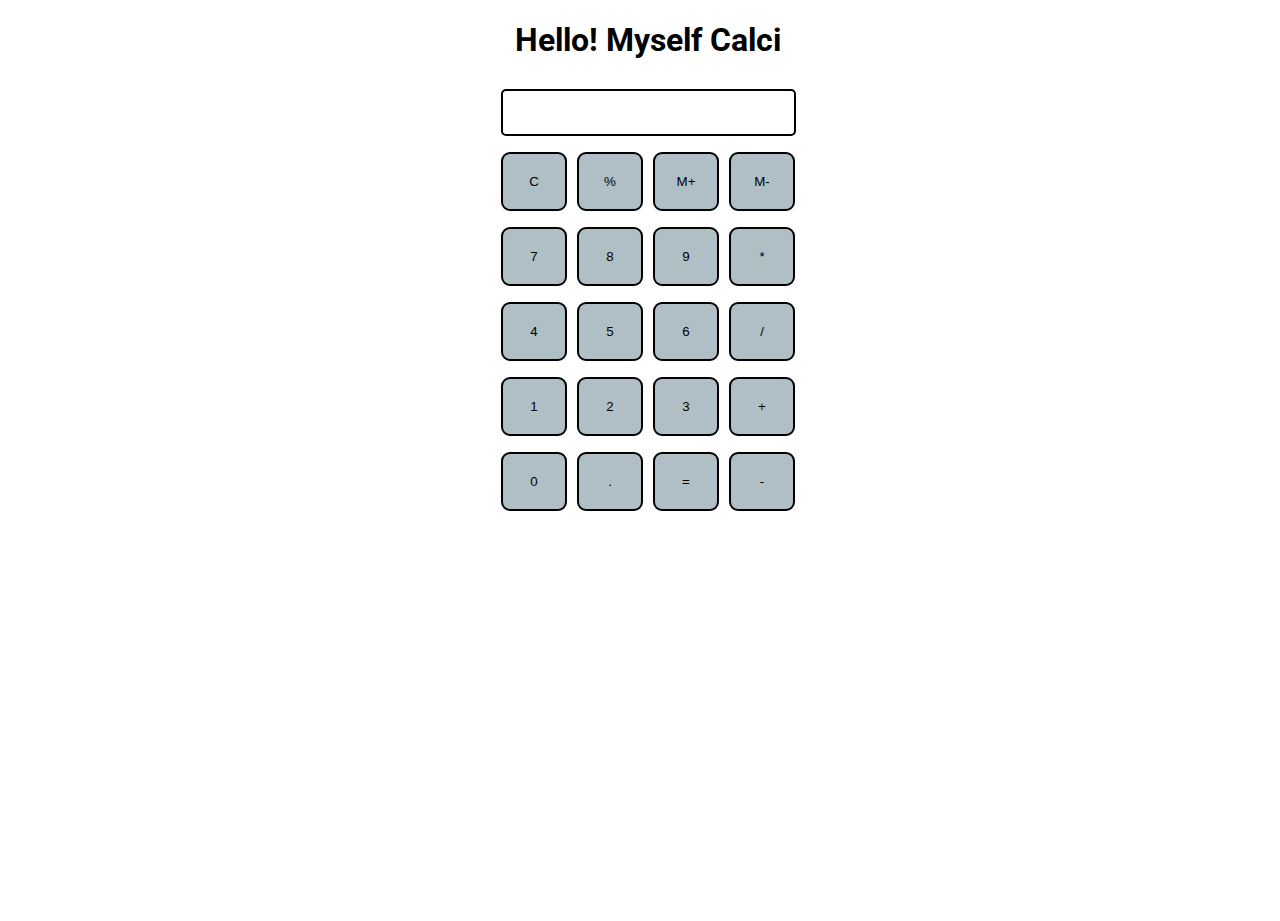
<file: TASK 1/index.html>
<!DOCTYPE html>
<html>

<head>
  <meta charset="utf-8">
  <meta name="viewport" content="width=device-width">
  <title>Calculate me! - A calculator made my me</title>
  <link href="style.css" rel="stylesheet" type="text/css" />
  <link href="newstyle.css" rel="stylesheet" type="text/css" />
  
</head>

<body>
  <div class="hero">
  
  </div>
  <h1 class="text-center">Hello! Myself Calci</h1>
  <div class="container flex flex-col items-center mx-auto m-w-20">
    <div class="row">
      <input class="input" type="text"/>
    </div>
    <div class="row" id="operators">
      <button class="button">C</button>
      <button class="button">%</button>
      <button class="button">M+</button>
      <button class="button">M-</button>
    </div>
    <div class="row" id="operators">
      <button class="button">7</button>
      <button class="button">8</button>
      <button class="button">9</button>
      <button class="button">*</button>
    </div>
    <div class="row" id="operators">
      <button class="button">4</button>
      <button class="button">5</button>
      <button class="button">6</button>
      <button class="button">/</button>
    </div>
    <div class="row" id="operators">
      <button class="button">1</button>
      <button class="button">2</button>
      <button class="button">3</button>
      <button class="button">+</button>
    </div>
    <div class="row" id="operators">
      <button class="button">0</button>
      <button class="button">.</button>
      <button class="button">=</button>
      <button class="button">-</button>
    </div>
  </div>
  <script src="app.js"></script>
</body>

</html>
</file>
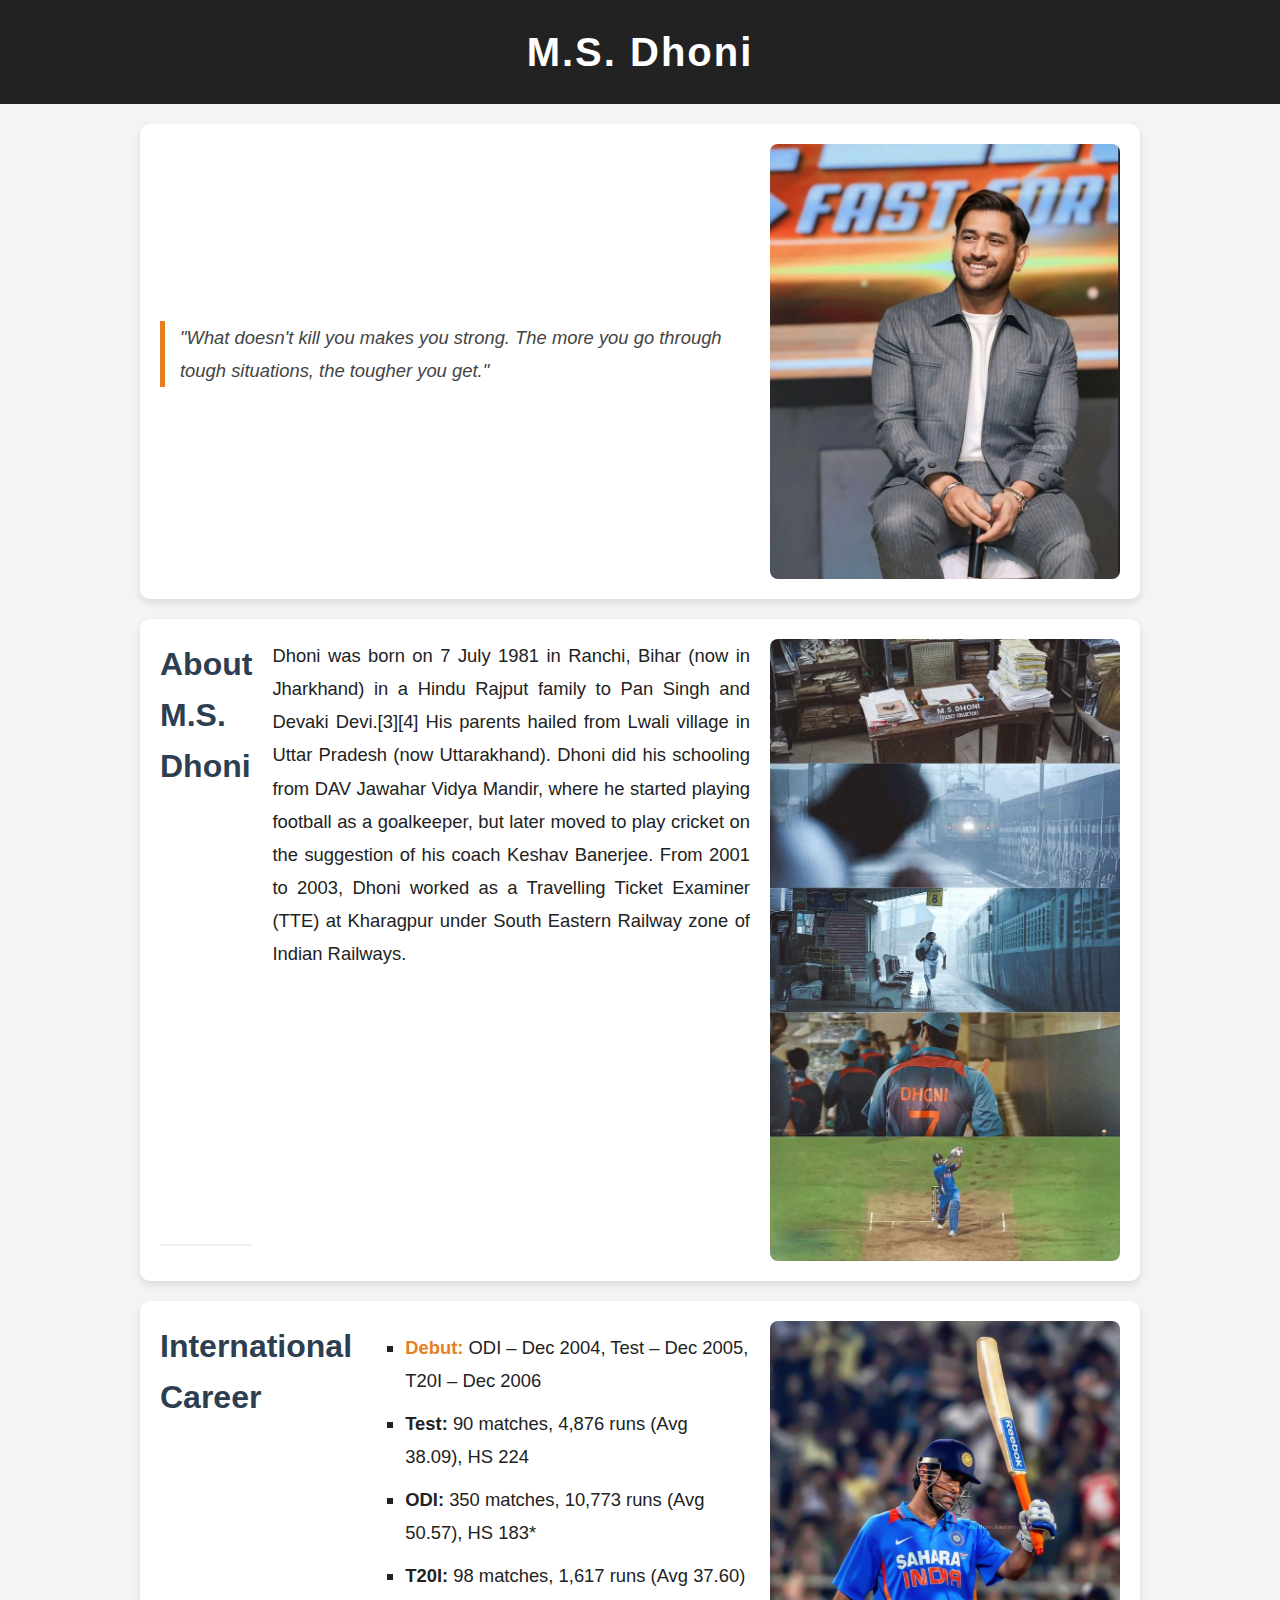
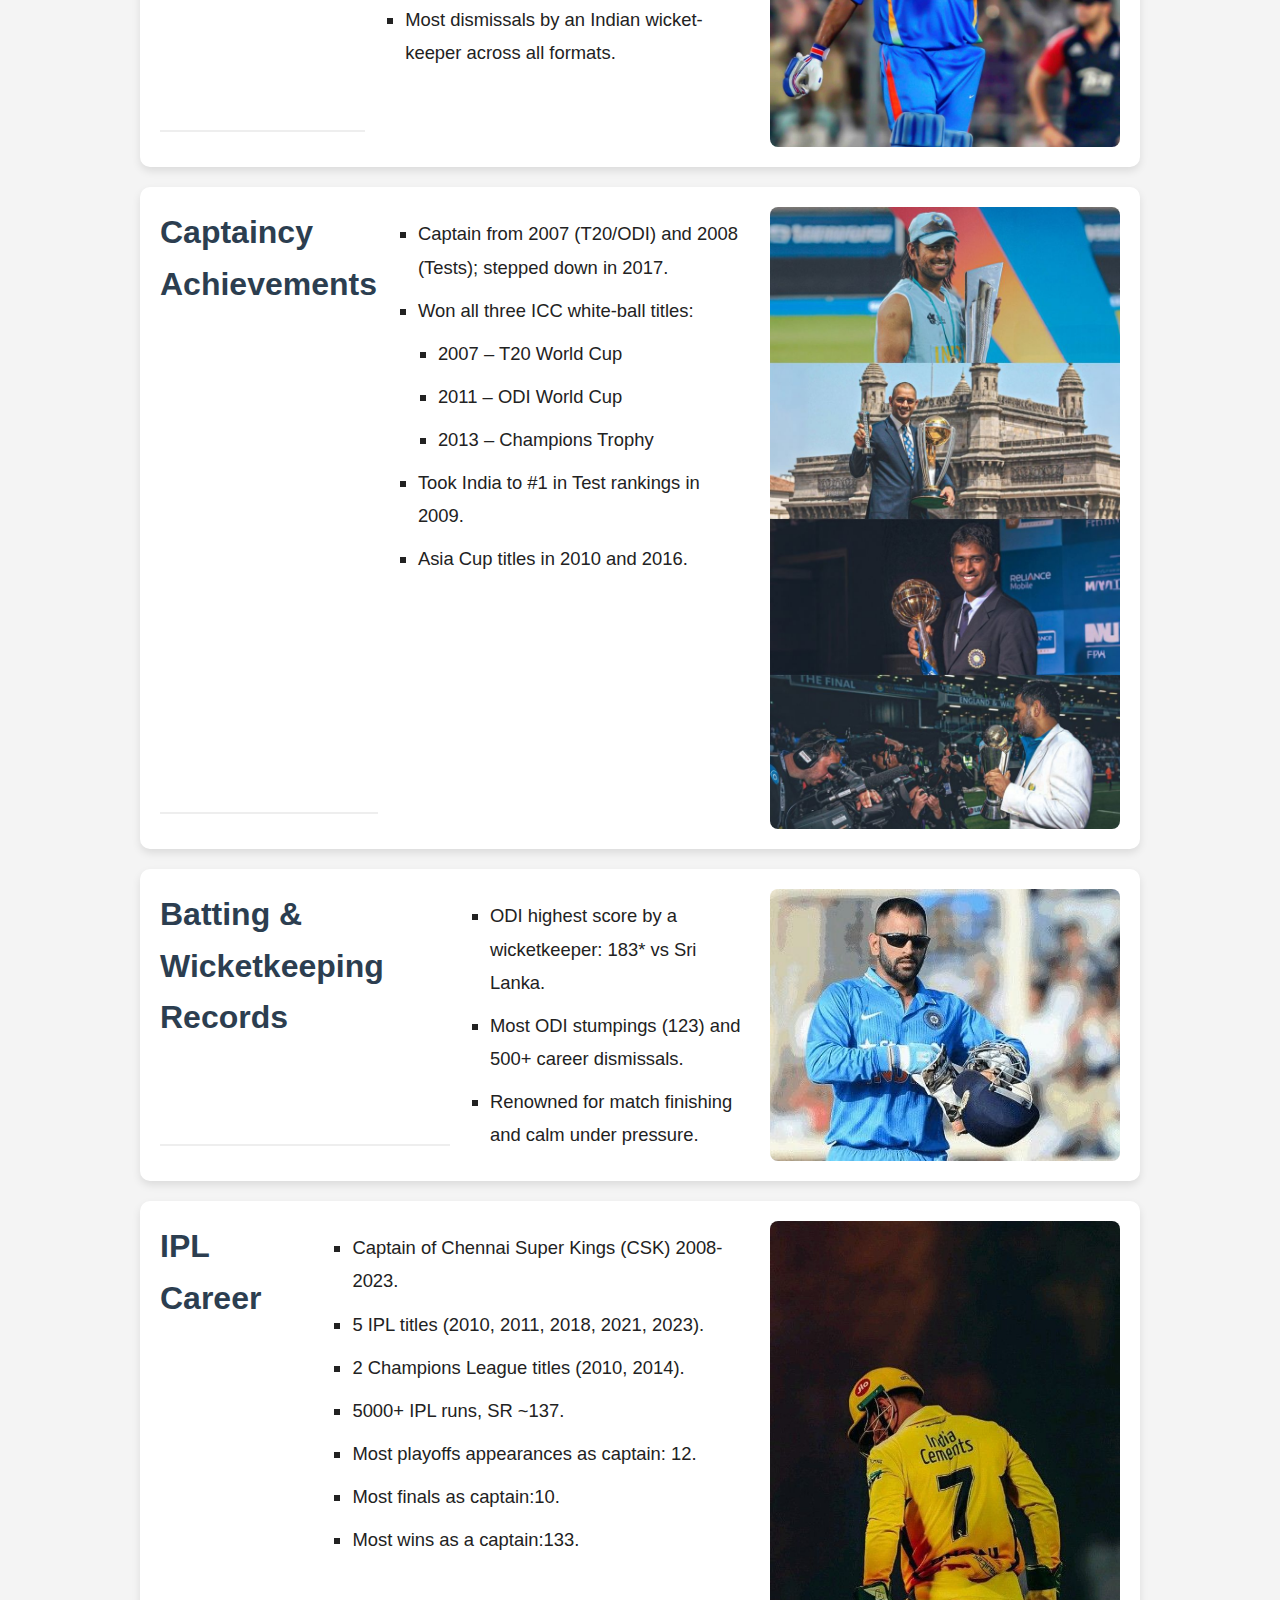
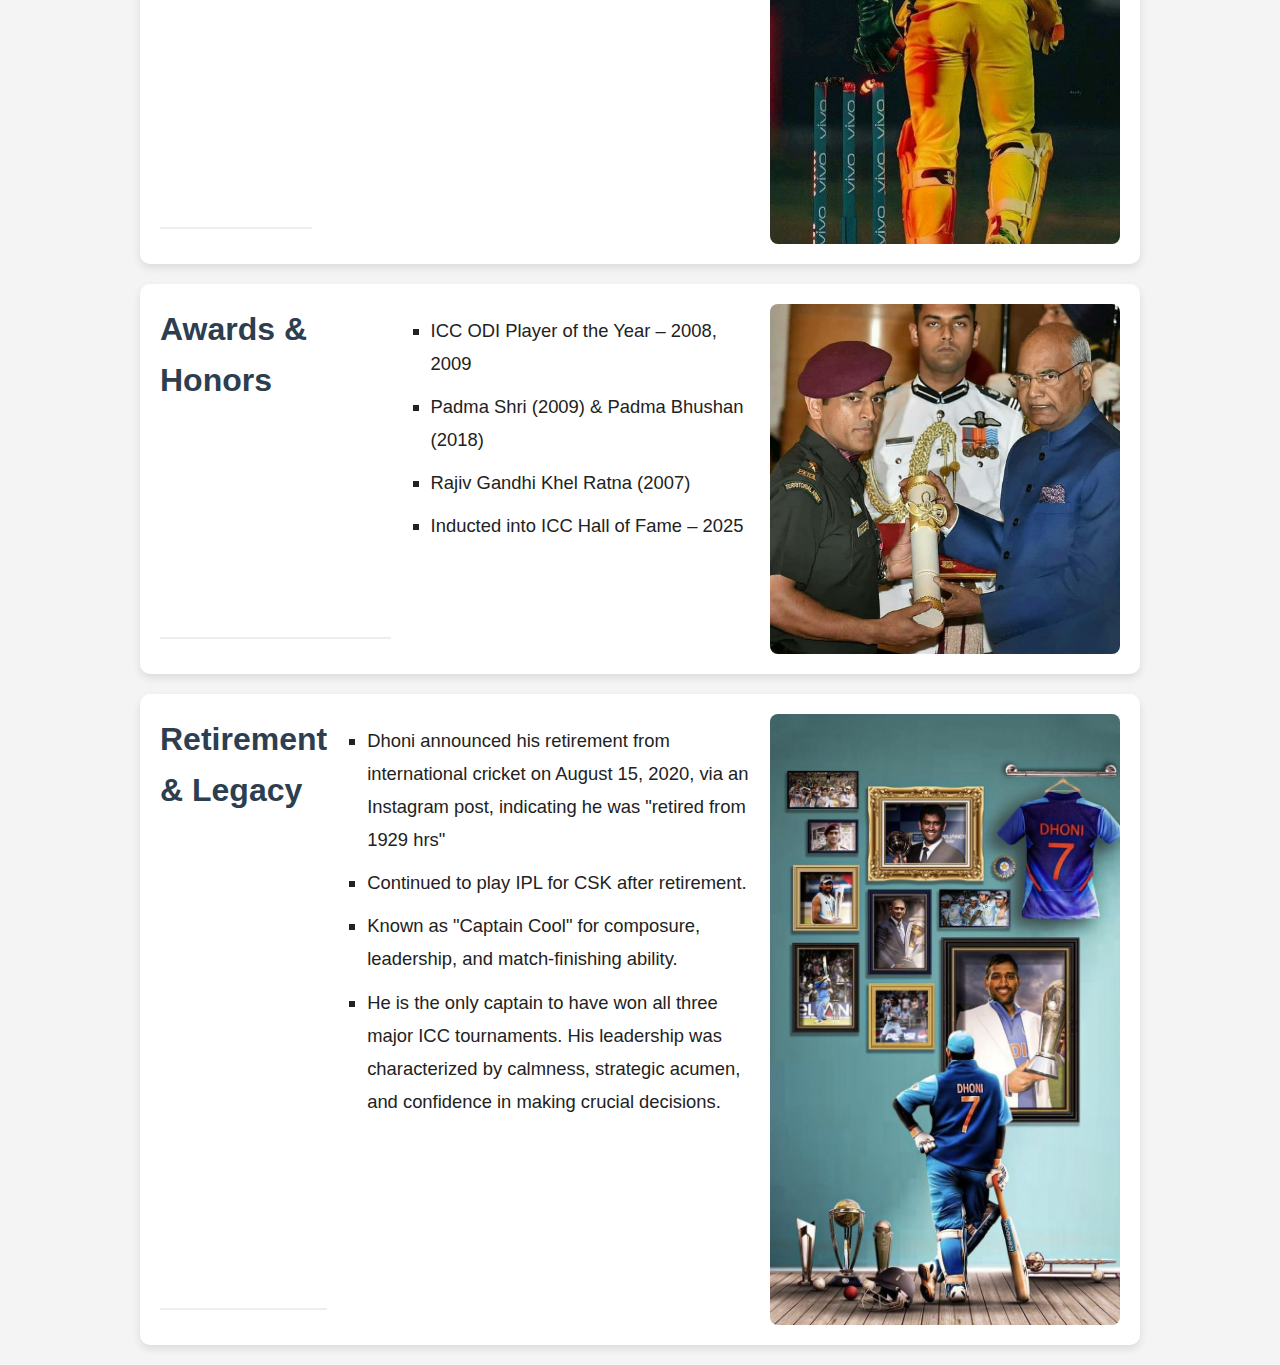
<file: TASK 2/index.html>
<!DOCTYPE html>
<html lang="en">
<head>
    <meta charset="UTF-8">
    <meta name="viewport" content="width=device-width, initial-scale=1.0">
    <title>Tribute Page</title>
    <link rel="stylesheet" href="style.css">
</head>
<body>
    
    <header class="header">
        <h1 class="title">M.S. Dhoni</h1>
        </header>
        <div class="section biography">
  <div class="bio-content">
      <blockquote>
          "What doesn't kill you makes you strong. The more you go through tough situations, the tougher you get."
      </blockquote>
  </div>
  <img src="images/intro msd.jpg" alt="MSD image">
</div>
        
    

    
            <div class="section">
            <h2>About M.S. Dhoni</h2>

            <p class="about">
                Dhoni was born on 7 July 1981 in Ranchi, Bihar (now in Jharkhand) in a Hindu Rajput family to Pan Singh and Devaki Devi.[3][4] His parents hailed from Lwali village in Uttar Pradesh (now Uttarakhand).
                Dhoni did his schooling from DAV Jawahar Vidya Mandir, where he started playing football as a goalkeeper, but later moved to play cricket on the suggestion of his coach Keshav Banerjee. From 2001 to 2003, Dhoni worked as a Travelling Ticket Examiner (TTE) at Kharagpur under South Eastern Railway zone of Indian Railways.
                
                </p>
                <img src="images/the journey msd.jpg" alt="journey">
            </div>
                </section>
                 <div class="section">
    <h2>International Career</h2>
    <ul>
      <li><span class="highlight">Debut:</span> ODI – Dec 2004, Test – Dec 2005, T20I – Dec 2006</li>
      <li><strong>Test:</strong> 90 matches, 4,876 runs (Avg 38.09), HS 224</li>
      <li><strong>ODI:</strong> 350 matches, 10,773 runs (Avg 50.57), HS 183*</li>
      <li><strong>T20I:</strong> 98 matches, 1,617 runs (Avg 37.60)</li>
      <li>Most dismissals by an Indian wicket-keeper across all formats.</li>
    </ul>
    <img src="images/batting.jpg" alt="MSD image">
  </div>

  <div class="section">
    <h2>Captaincy Achievements</h2>
    <ul>
      <li>Captain from 2007 (T20/ODI) and 2008 (Tests); stepped down in 2017.</li>
      <li>Won all three ICC white-ball titles:
        <ul>
          <li>2007 – T20 World Cup</li>
          <li>2011 – ODI World Cup</li>
          <li>2013 – Champions Trophy</li>
        </ul>
      </li>
      <li>Took India to #1 in Test rankings in 2009.</li>
      <li>Asia Cup titles in 2010 and 2016.</li>
    </ul>
    <img src="images/msd trophy.jpg" alt="trophy">
  </div>

  <div class="section">
    <h2>Batting & Wicketkeeping Records</h2>
    <ul>
      <li>ODI highest score by a wicketkeeper: 183* vs Sri Lanka.</li>
      <li>Most ODI stumpings (123) and 500+ career dismissals.</li>
      <li>Renowned for match finishing and calm under pressure.</li>
    </ul>
    <img src="images/wicket.jpg" alt="trophy">
  </div>

  <div class="section">
    <h2>IPL Career</h2>
    <ul>
      <li>Captain of Chennai Super Kings (CSK) 2008-2023.</li>
      <li>5 IPL titles (2010, 2011, 2018, 2021, 2023).</li>
      <li>2 Champions League titles (2010, 2014).</li>
      <li>5000+ IPL runs, SR ~137.</li>
      <li>Most playoffs appearances as captain: 12.</li>
      <li>Most finals as captain:10.</li>
      <li>Most wins as a captain:133.</li>
    </ul>
    <img src="images/csk.jpg" alt="trophy">
  </div>

  <div class="section">
    <h2>Awards & Honors</h2>
    <ul>
      <li>ICC ODI Player of the Year – 2008, 2009</li>
      <li>Padma Shri (2009) & Padma Bhushan (2018)</li>
      <li>Rajiv Gandhi Khel Ratna (2007)</li>
      <li>Inducted into ICC Hall of Fame – 2025</li>
    </ul>
    <img src="images/reward.jpg" alt="trophy">
  </div>

  <div class="section">
    <h2>Retirement & Legacy</h2>
    <ul>
      <li>Dhoni announced his retirement from international cricket on August 15, 2020, via an Instagram post, indicating he was "retired from 1929 hrs"</li>
      <li>Continued to play IPL for CSK after retirement.</li>
      <li>Known as "Captain Cool" for composure, leadership, and match-finishing ability.</li>
      <li>He is the only captain to have won all three major ICC tournaments. His leadership was characterized by calmness, strategic acumen, and confidence in making crucial decisions.</li>
    </ul>
    <img src="images/msd1.jpg" alt="trophy">
  </div>
            </p>
           
        </section>
   
</body>
</html>
</file>
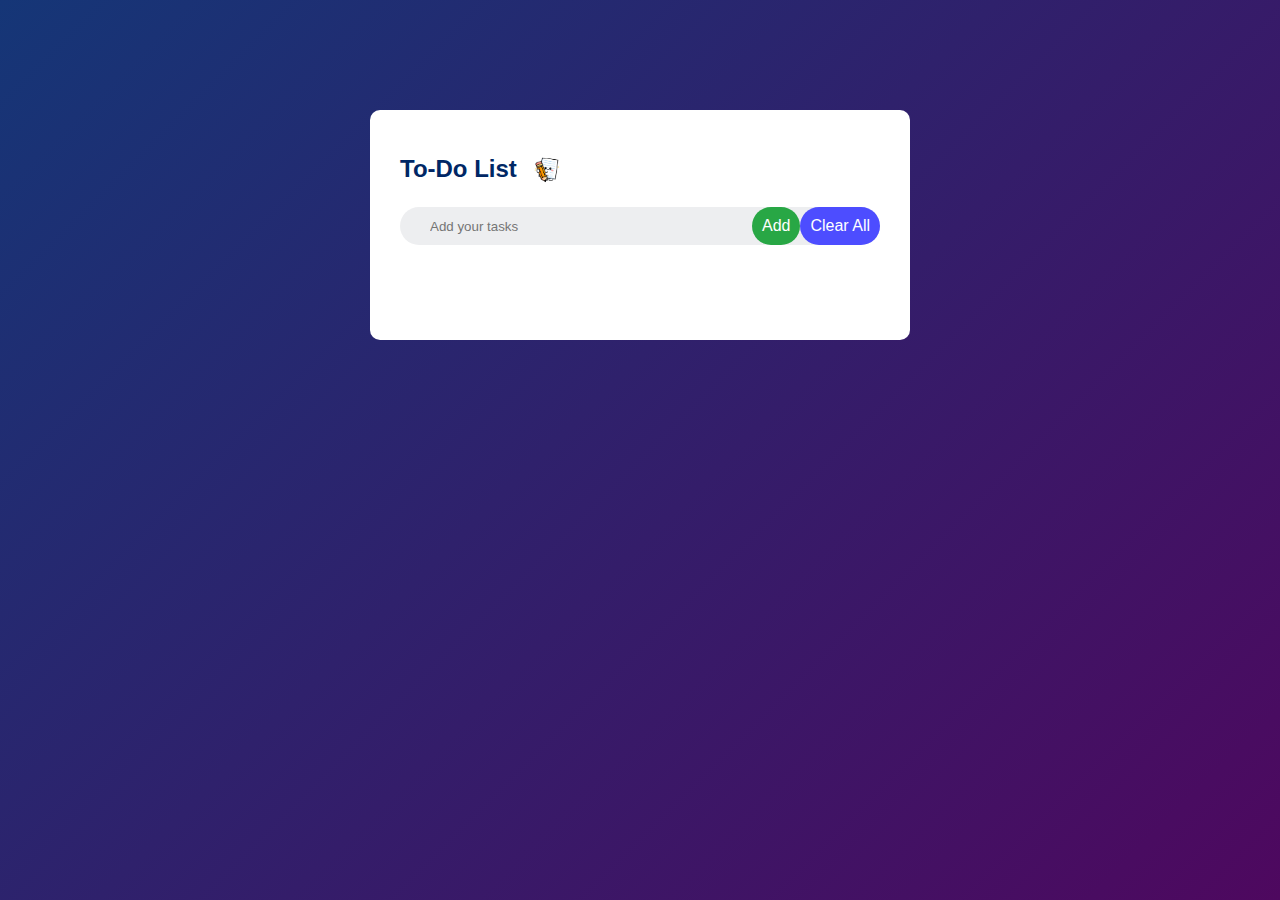
<file: TASK 3/index.html>
<!DOCTYPE html>
<html lang="en">
<head>
    <meta charset="UTF-8">
    <meta name="viewport" content="width=device-width, initial-scale=1.0">
    <title>ToDo List</title>
    <link rel="stylesheet" href="style.css">
</head>
<body>
    <div class="one">
        <div class="todo">
            <h2>To-Do List<img src="image/todo.jpg"> </h2>
            <div class="rows">
                <input type="text" id="input-box" placeholder="Add your tasks">
                <button onclick="addTask()">Add</button>
                 <button id="clear-btn" class="clear">Clear All</button>
            </div>
            <ul class="lists">
              <!-- <li class="check"> Task 1</li>
                <li> Task 2</li>
                <li> Task 3</li>
                <li> Task 4</li> -->
            </ul>
        </div>
    
    </div>
    <script src="app.js"></script>
</body>
</html>
</file>
<file: TASK 1/style.css>
@import url('https://fonts.googleapis.com/css2?family=Roboto:wght@300&family=Ubuntu:wght@300&display=swap');
html, body {
  height: 100%;
  width: 100%;
  font-family: 'Roboto', sans-serif; 
}

.button{
  width: 66px;
  padding: 20px;
  margin: 0 3px;
  border: 2px solid black;
  border-radius: 9px;
  cursor: pointer;
  background-color: #B0BEC5;
}

.row{
  margin: 8px 0;
}
.row input{
  width: 291px;
  font-size: 20px;
    margin: 0;
    padding: 10px 0px;
    border: 2px solid black;
    border-radius: 5px;
}
</file>
<file: TASK 1/newstyle.css>
.text-center{
  text-align: center;
}

.bg-red{
  background: red;
}

.mx-auto{
  margin: auto;
}

.flex{
  display:flex;
} 
.flex-col{
  flex-direction: column;
}

.items-center{
  align-items: center;
}
</file>
<file: TASK 2/style.css>
* {
  margin: 0;
  padding: 0;
  box-sizing: border-box;
}

body {
  font-family: Arial, Helvetica, sans-serif;
  background-color: #f4f4f4;
  color: #222;
  line-height: 1.6;
}

/* Header */
.header {
  background: #222;
  color: #fff;
  padding: 20px 0;
  text-align: center;
}

.title {
  font-size: 2.5rem;
  letter-spacing: 2px;
}

.biography {
  display: flex;
  flex-direction: row;
  align-items: center; 
  gap: 20px;
}

.bio-content {
  flex: 1;
  display: flex;
  justify-content: center;
  align-items: center;
}

.biography blockquote {
  font-size: 1.5rem;
  line-height: 1.8;
  font-style: italic;
  color: #444;
  border-left: 5px solid #e67e22;
  padding-left: 15px;
}

/* Biography image */
.biography img {
  width: 40%;
  max-width: 350px;
  border-radius: 8px;
  object-fit: cover;
}

/* On smaller screens stack vertically */
@media (max-width: 768px) {
  .biography {
    flex-direction: column;
  }

  .biography img {
    width: 100%;
    max-width: 100%;
  }
}

/* Section container */
.section {
  background: #fff;
  max-width: 1000px;
  margin: 20px auto;
  padding: 20px;
  border-radius: 10px;
  box-shadow: 0 4px 8px rgba(0,0,0,0.1);

  display: flex;
  flex-direction: row;
  align-items: stretch; /* Make both columns equal height */
  gap: 20px;
}

/* Left column (text) */
.section-content {
  flex: 1;
  display: flex;
  flex-direction: column;
  justify-content: center; /* vertically center content */
}

/* Headings */
.section h2 {
  font-size: 2rem;
  color: #2c3e50;
  border-bottom: 2px solid #eee;
  padding-bottom: 5px;
  margin-bottom: 15px;
}

/* Text styles: slightly larger and more line spacing */
.section p,
.section ul,
.section blockquote {
  font-size: 1.15rem;
  line-height: 1.8;
}

/* Paragraph */
.about {
  margin-bottom: 15px;
  text-align: justify;
}

/* Images aligned to the right */
.section img {
  width: 40%;
  max-width: 350px;
  border-radius: 8px;
  object-fit: cover;
}

/* Lists */
.section ul {
  margin: 10px 0 0 20px;
  list-style: square;
}

.section ul li {
  margin-bottom: 10px;
}

/* Highlight */
.highlight {
  color: #e67e22;
  font-weight: bold;
}

/* Blockquote */
blockquote {
  font-size: 1.2rem;
  font-style: italic;
  color: #555;
  border-left: 5px solid #e67e22;
  padding-left: 15px;
  margin-bottom: 15px;
}

/* Responsive layout for small screens */
@media (max-width: 768px) {
  .section {
    flex-direction: column;
    align-items: center;
  }

  .section img {
    width: 100%;
    max-width: 100%;
  }
}
</file>
<file: TASK 3/style.css>
*{
    margin: 0;
    padding: 0;
    font-family: 'poppins', sans-serif;
    box-sizing: border-box;
}
.one{
    width: 100%;
    min-height: 100vh;
    background: linear-gradient(135deg, #153677, #4e085f );
    padding: 10px;
 }

.todo{
    width: 100%;
    max-width: 540px;
    background: #fff;
    margin: 100px auto 20px;
    padding: 40px 30px 70px;
    border-radius: 10px;
}
 .todo h2{
    color: #002765;
    display: flex;
    align-items: center;
    margin-bottom: 20px;
 }

.todo h2 img{
    width: 50px;
    margin-left: 5px;
}

.rows{
    display: flex;
    align-items: center;
    justify-content: space-between;
    background: #edeef0;
    border-radius: 30px;
    padding-left: 20px;
    margin-bottom: 25px;
}

input{
    flex: 1;
    border: none;
    outline: none;
    background: transparent;
    padding: 10px;
}

.rows button{
    border: none;
    outline: none;
    padding: 10px 10px;
    background: #4d4dff;
    color: #fff;
    font-size: 16px;
    cursor: pointer;
    border-radius: 40px;
}

.rows button:first-of-type {
  background-color: #28a745;
  color: #fff;
}
.rows button:first-of-type:hover {
  background-color: #218838;
}

/* Clear All button */
.clear {
  background-color: #dc3545;
  color: #fff;
}
.clear:hover {
  background-color: #b02a37;
}



ul li{
    list-style: none;
    font-size: 20px;
    padding: 12px 8px 12px 50px;
    cursor: pointer;
    position: relative;
}

ul li::before{
    content: '';
    position: absolute;
    height: 30px;
    width: 30px;
    border-radius: 50%;
    background-image: url(image/uncheck.jpg);
    background-size: cover;
    background-position: center;
    top: 12px;
    left: 8px;
}

ul li.checked{
    color: #4d4dff;
    text-decoration: line-through;
}

ul li.checked::before{
    background-image: url(image/tick.jpg);
}

ul li span{
    position: absolute;
    right: 0;
    top: 5px;
    width: 40px;
    height: 40px;
    font-size: 22px;
    color: #555;
    line-height: 40px;
    text-align: center;
}

ul li span:hover{
    background: #edeef0;
}
</file>
